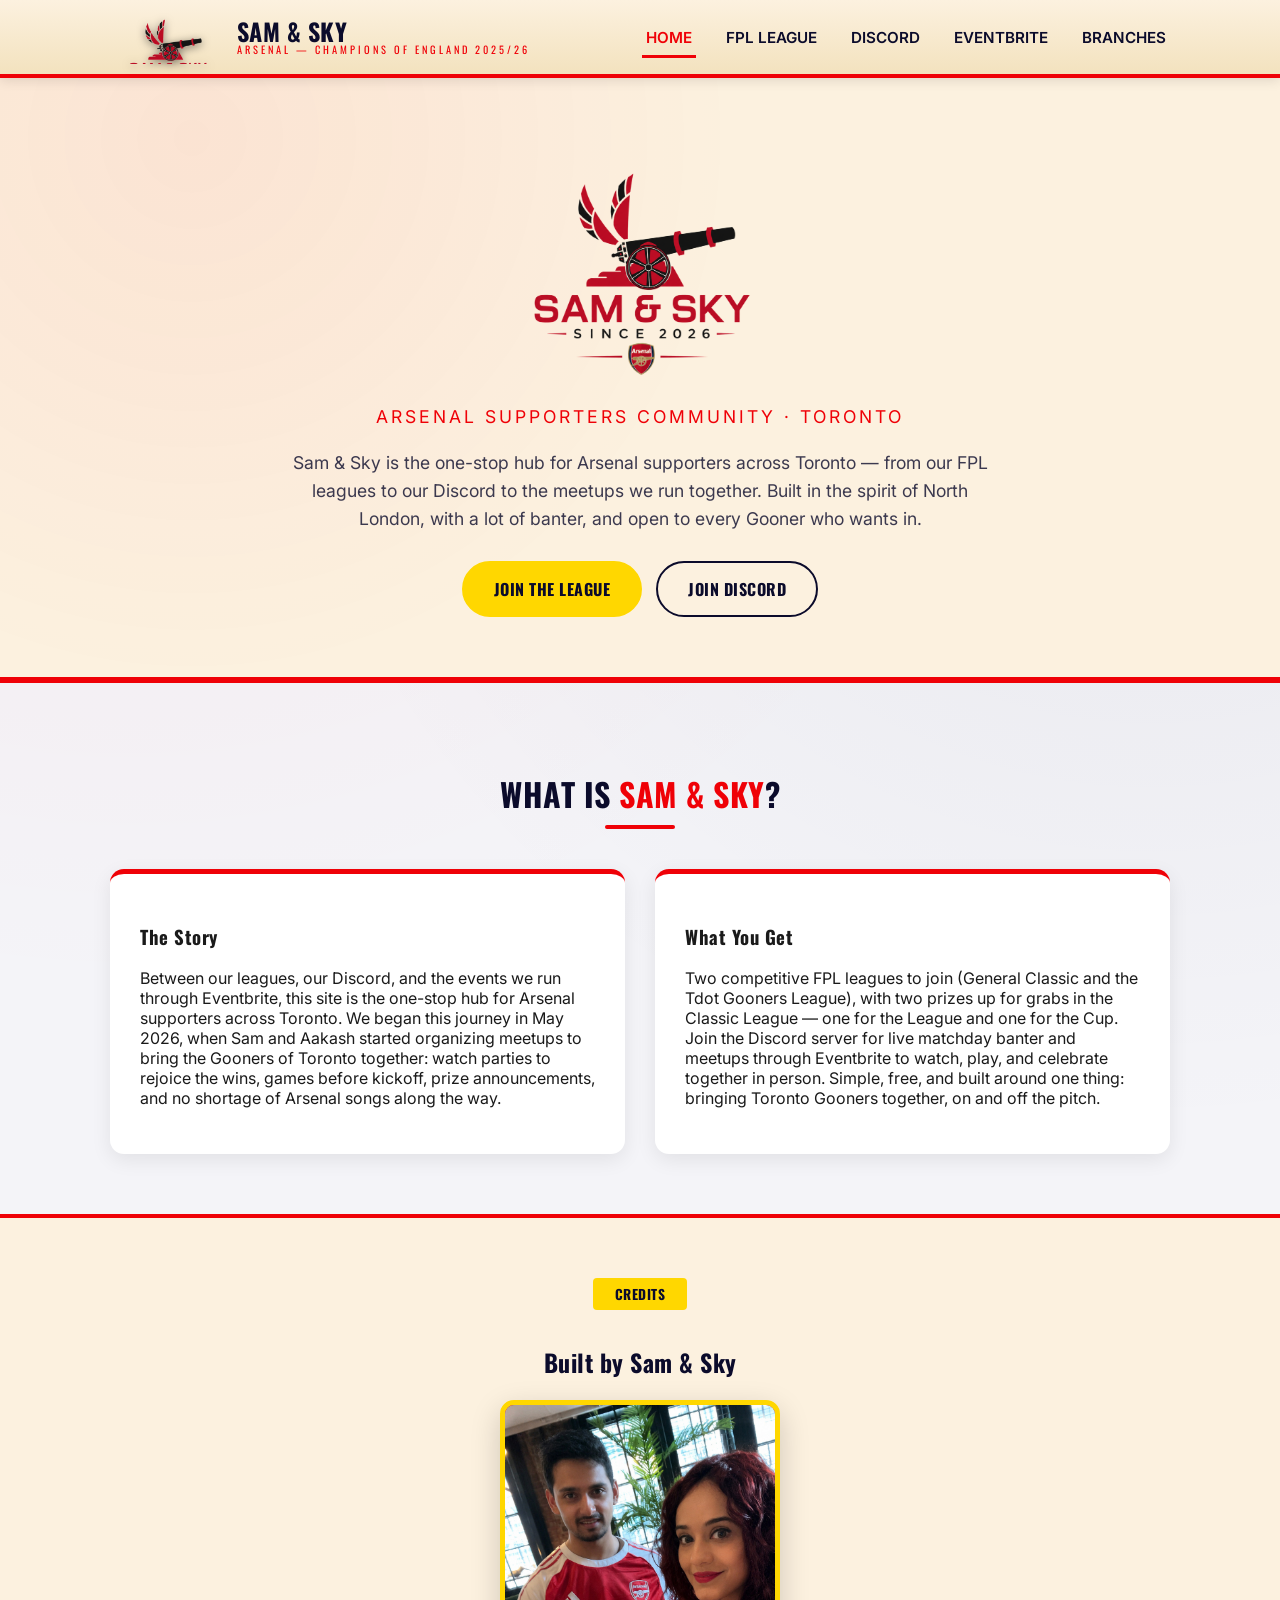
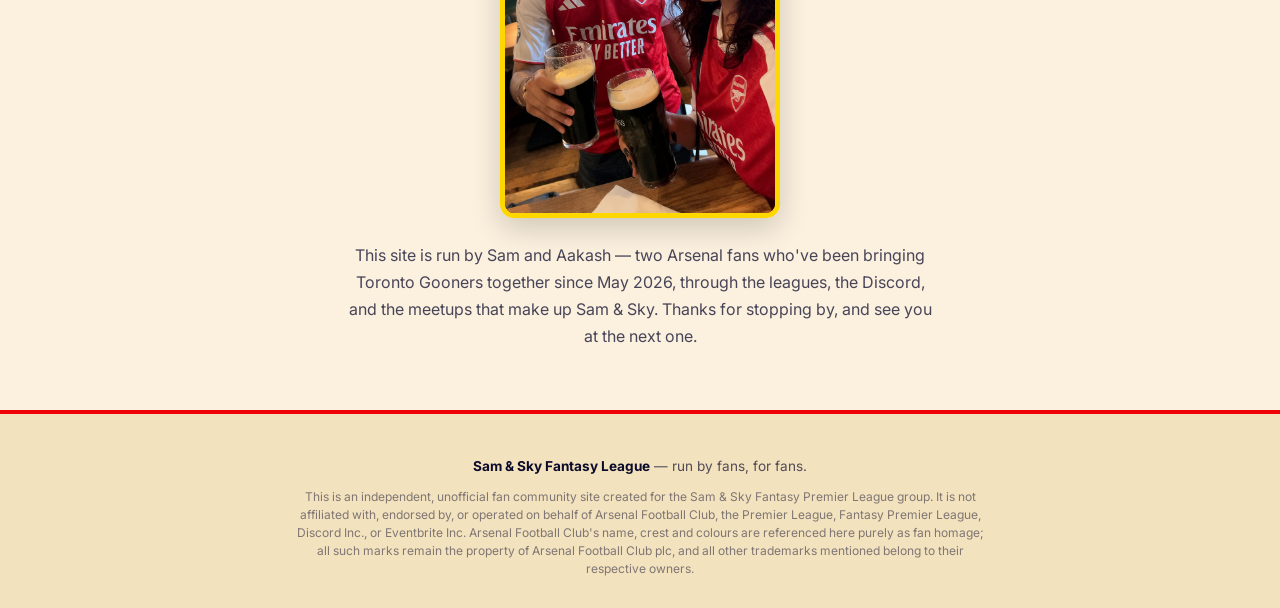
<file: index.html>
<!DOCTYPE html>
<html lang="en">
<head>
<meta charset="UTF-8">
<meta name="viewport" content="width=device-width, initial-scale=1.0">
<title>Sam & Sky Fantasy League | Sam &amp; Sky</title>
<meta name="description" content="Sam & Sky Fantasy Premier League community — leagues, Discord and events.">
<link rel="icon" href="assets/favicon.png" type="image/png">
<link rel="preconnect" href="https://fonts.googleapis.com">
<link rel="preconnect" href="https://fonts.gstatic.com" crossorigin>
<link href="https://fonts.googleapis.com/css2?family=Oswald:wght@400;600;700&family=Inter:wght@400;500;600;700&display=swap" rel="stylesheet">
<link rel="stylesheet" href="css/style.css">
</head>
<body data-theme="home">
<header class="site-header">
  <div class="header-inner">
    <a href="index.html" class="brand">
      <img src="assets/logo-icon.png" alt="Sam &amp; Sky crest" class="crest">
      <span class="brand-text">Sam &amp; Sky<span>Arsenal &mdash; Champions of England 2025/26</span></span>
    </a>
    <button class="burger-btn" id="burgerBtn" aria-label="Toggle navigation" aria-expanded="false">
      <span></span><span></span><span></span>
    </button>
    <ul class="main-nav" id="mainNav" style="list-style:none;margin:0;padding:0;display:flex;">
          <li><a href="index.html">Home</a></li>
          <li><a href="fpl.html">FPL League</a></li>
          <li><a href="discord.html">Discord</a></li>
          <li><a href="eventbrite.html">Eventbrite</a></li>
          <li><a href="branches.html">Branches</a></li>
    </ul>
  </div>
</header>

<section class="hero">
  <img src="assets/logo-full.png" alt="Sam &amp; Sky &mdash; Since 2026" class="hero-crest hero-crest-full">
  <h1 class="sr-only">Sam &amp; Sky &mdash; Arsenal Supporters Community</h1>
  <p class="subtitle">Arsenal Supporters Community &middot; Toronto</p>
  <p class="lede">
    Sam &amp; Sky is the one-stop hub for Arsenal supporters across Toronto &mdash; from our
    FPL leagues to our Discord to the meetups we run together. Built in the spirit of
    North London, with a lot of banter, and open to every Gooner who wants in.
  </p>
  <div style="margin-top:28px; display:flex; gap:14px; justify-content:center; flex-wrap:wrap;">
    <a href="fpl.html" class="btn gold">Join the League</a>
    <a href="discord.html" class="btn outline">Join Discord</a>
  </div>
</section>

<section>
  <div class="container">
    <h2 class="section-title">What is <span class="accent">Sam &amp; Sky</span>?</h2>
    <div class="section-underline"></div>
    <div class="grid-2">
      <div class="card">
        <h3>The Story</h3>
        <p>
          Between our leagues, our Discord, and the events we run through Eventbrite, this site
          is the one-stop hub for Arsenal supporters across Toronto. We began this journey in
          May 2026, when Sam and Aakash started organizing meetups to bring the Gooners of
          Toronto together: watch parties to rejoice the wins, games before kickoff, prize
          announcements, and no shortage of Arsenal songs along the way.
        </p>
      </div>
      <div class="card">
        <h3>What You Get</h3>
        <p>
          Two competitive FPL leagues to join (General Classic and the Tdot Gooners League),
          with two prizes up for grabs in the Classic League &mdash; one for the League and one
          for the Cup. Join the Discord server for live matchday banter and meetups through
          Eventbrite to watch, play, and celebrate together in person. Simple, free, and built
          around one thing: bringing Toronto Gooners together, on and off the pitch.
        </p>
      </div>
    </div>
  </div>
</section>

<section class="credits">
  <div class="container">
    <span class="ribbon">Credits</span>
    <h2>Built by Sam &amp; Sky</h2>
    <div class="credits-photo-card">
      <img src="assets/credits-photo.jpg" alt="Sam and Aakash at a Sam &amp; Sky meetup, in Arsenal shirts, raising a toast">
    </div>
    <p>
      This site is run by Sam and Aakash &mdash; two Arsenal fans who've been bringing Toronto
      Gooners together since May 2026, through the leagues, the Discord, and the meetups that
      make up Sam &amp; Sky. Thanks for stopping by, and see you at the next one.
    </p>
  </div>
</section>
<footer class="site-footer">
  <p><strong>Sam &amp; Sky Fantasy League</strong> &mdash; run by fans, for fans.</p>
  <p class="disclaimer">
    This is an independent, unofficial fan community site created for the Sam &amp; Sky Fantasy Premier League group.
    It is not affiliated with, endorsed by, or operated on behalf of Arsenal Football Club, the Premier League,
    Fantasy Premier League, Discord Inc., or Eventbrite Inc. Arsenal Football Club's name, crest and colours are
    referenced here purely as fan homage; all such marks remain the property of Arsenal Football Club plc, and all
    other trademarks mentioned belong to their respective owners.
  </p>
</footer>
<script src="js/main.js"></script>
</body>
</html>
</file>
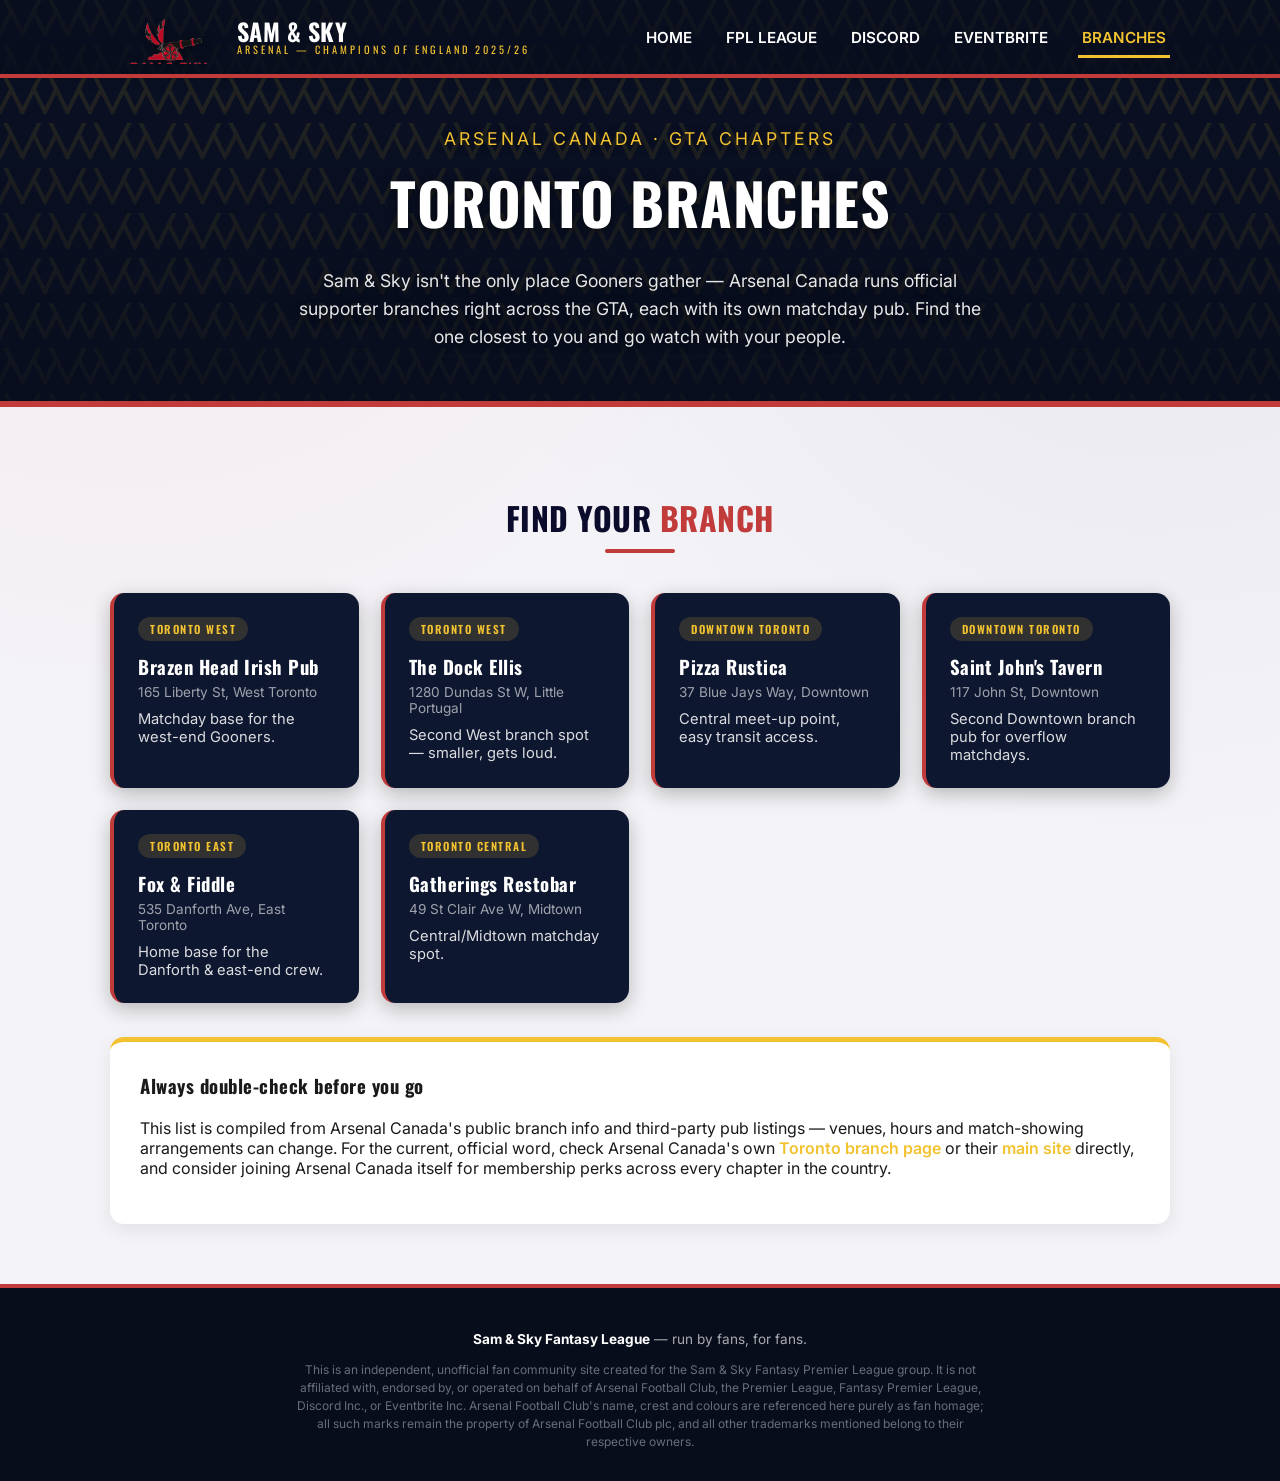
<file: branches.html>
<!DOCTYPE html>
<html lang="en">
<head>
<meta charset="UTF-8">
<meta name="viewport" content="width=device-width, initial-scale=1.0">
<title>Toronto Branches | Sam &amp; Sky</title>
<meta name="description" content="Find your nearest Arsenal Canada branch pub across the Greater Toronto Area.">
<link rel="icon" href="assets/favicon.png" type="image/png">
<link rel="preconnect" href="https://fonts.googleapis.com">
<link rel="preconnect" href="https://fonts.gstatic.com" crossorigin>
<link href="https://fonts.googleapis.com/css2?family=Oswald:wght@400;600;700&family=Inter:wght@400;500;600;700&display=swap" rel="stylesheet">
<link rel="stylesheet" href="css/style.css">
</head>
<body data-theme="branches">
<header class="site-header">
  <div class="header-inner">
    <a href="index.html" class="brand">
      <img src="assets/logo-icon.png" alt="Sam &amp; Sky crest" class="crest">
      <span class="brand-text">Sam &amp; Sky<span>Arsenal &mdash; Champions of England 2025/26</span></span>
    </a>
    <button class="burger-btn" id="burgerBtn" aria-label="Toggle navigation" aria-expanded="false">
      <span></span><span></span><span></span>
    </button>
    <ul class="main-nav" id="mainNav" style="list-style:none;margin:0;padding:0;display:flex;">
          <li><a href="index.html">Home</a></li>
          <li><a href="fpl.html">FPL League</a></li>
          <li><a href="discord.html">Discord</a></li>
          <li><a href="eventbrite.html">Eventbrite</a></li>
          <li><a href="branches.html">Branches</a></li>
    </ul>
  </div>
</header>

<section class="hero" style="padding:50px 20px;">
  <p class="subtitle">Arsenal Canada &middot; GTA Chapters</p>
  <h1>Toronto Branches</h1>
  <p class="lede">
    Sam &amp; Sky isn't the only place Gooners gather &mdash; Arsenal Canada runs official
    supporter branches right across the GTA, each with its own matchday pub. Find the one
    closest to you and go watch with your people.
  </p>
</section>

<section>
  <div class="container">
    <h2 class="section-title">Find Your <span class="accent">Branch</span></h2>
    <div class="section-underline"></div>

    <div class="branch-grid">
      <div class="branch-card">
        <span class="branch-tag">Toronto West</span>
        <h3>Brazen Head Irish Pub</h3>
        <p class="branch-address">165 Liberty St, West Toronto</p>
        <p class="branch-note">Matchday base for the west-end Gooners.</p>
      </div>
      <div class="branch-card">
        <span class="branch-tag">Toronto West</span>
        <h3>The Dock Ellis</h3>
        <p class="branch-address">1280 Dundas St W, Little Portugal</p>
        <p class="branch-note">Second West branch spot &mdash; smaller, gets loud.</p>
      </div>
      <div class="branch-card">
        <span class="branch-tag">Downtown Toronto</span>
        <h3>Pizza Rustica</h3>
        <p class="branch-address">37 Blue Jays Way, Downtown</p>
        <p class="branch-note">Central meet-up point, easy transit access.</p>
      </div>
      <div class="branch-card">
        <span class="branch-tag">Downtown Toronto</span>
        <h3>Saint John's Tavern</h3>
        <p class="branch-address">117 John St, Downtown</p>
        <p class="branch-note">Second Downtown branch pub for overflow matchdays.</p>
      </div>
      <div class="branch-card">
        <span class="branch-tag">Toronto East</span>
        <h3>Fox &amp; Fiddle</h3>
        <p class="branch-address">535 Danforth Ave, East Toronto</p>
        <p class="branch-note">Home base for the Danforth &amp; east-end crew.</p>
      </div>
      <div class="branch-card">
        <span class="branch-tag">Toronto Central</span>
        <h3>Gatherings Restobar</h3>
        <p class="branch-address">49 St Clair Ave W, Midtown</p>
        <p class="branch-note">Central/Midtown matchday spot.</p>
      </div>
    </div>

    <div class="card branch-source-card" style="margin-top:34px;">
      <h3 style="margin-top:0;">Always double-check before you go</h3>
      <p>
        This list is compiled from Arsenal Canada's public branch info and third-party pub
        listings &mdash; venues, hours and match-showing arrangements can change. For the
        current, official word, check Arsenal Canada's own
        <a href="https://www.arsenalcanada.ca/toronto" target="_blank" rel="noopener" style="color:var(--br-gold); font-weight:600;">Toronto branch page</a>
        or their <a href="https://www.arsenalcanada.ca/" target="_blank" rel="noopener" style="color:var(--br-gold); font-weight:600;">main site</a>
        directly, and consider joining Arsenal Canada itself for membership perks across every
        chapter in the country.
      </p>
    </div>
  </div>
</section>
<footer class="site-footer">
  <p><strong>Sam &amp; Sky Fantasy League</strong> &mdash; run by fans, for fans.</p>
  <p class="disclaimer">
    This is an independent, unofficial fan community site created for the Sam &amp; Sky Fantasy Premier League group.
    It is not affiliated with, endorsed by, or operated on behalf of Arsenal Football Club, the Premier League,
    Fantasy Premier League, Discord Inc., or Eventbrite Inc. Arsenal Football Club's name, crest and colours are
    referenced here purely as fan homage; all such marks remain the property of Arsenal Football Club plc, and all
    other trademarks mentioned belong to their respective owners.
  </p>
</footer>
<script src="js/main.js"></script>
</body>
</html>
</file>
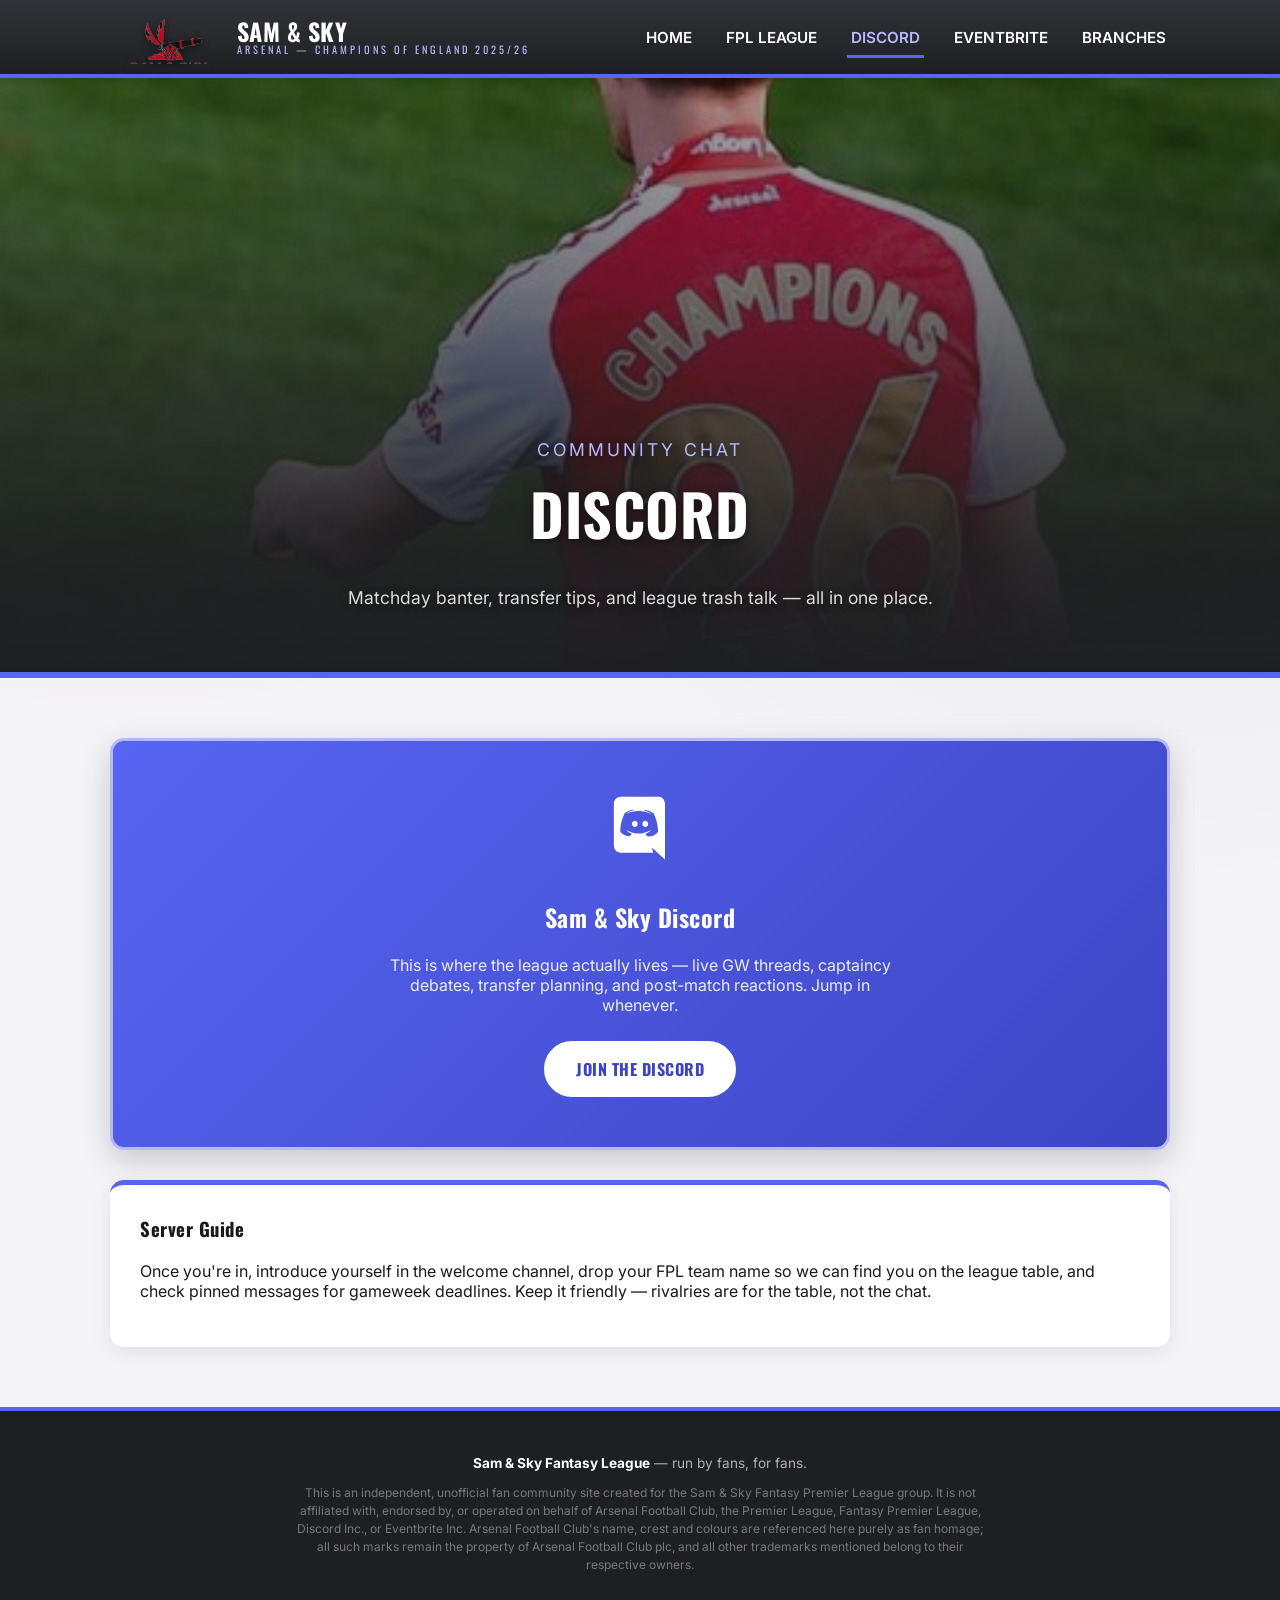
<file: discord.html>
<!DOCTYPE html>
<html lang="en">
<head>
<meta charset="UTF-8">
<meta name="viewport" content="width=device-width, initial-scale=1.0">
<title>Discord | Sam &amp; Sky</title>
<meta name="description" content="Join the Sam & Sky Discord community.">
<link rel="icon" href="assets/favicon.png" type="image/png">
<link rel="preconnect" href="https://fonts.googleapis.com">
<link rel="preconnect" href="https://fonts.gstatic.com" crossorigin>
<link href="https://fonts.googleapis.com/css2?family=Oswald:wght@400;600;700&family=Inter:wght@400;500;600;700&display=swap" rel="stylesheet">
<link rel="stylesheet" href="css/style.css">
</head>
<body data-theme="discord">
<header class="site-header">
  <div class="header-inner">
    <a href="index.html" class="brand">
      <img src="assets/logo-icon.png" alt="Sam &amp; Sky crest" class="crest">
      <span class="brand-text">Sam &amp; Sky<span>Arsenal &mdash; Champions of England 2025/26</span></span>
    </a>
    <button class="burger-btn" id="burgerBtn" aria-label="Toggle navigation" aria-expanded="false">
      <span></span><span></span><span></span>
    </button>
    <ul class="main-nav" id="mainNav" style="list-style:none;margin:0;padding:0;display:flex;">
          <li><a href="index.html">Home</a></li>
          <li><a href="fpl.html">FPL League</a></li>
          <li><a href="discord.html">Discord</a></li>
          <li><a href="eventbrite.html">Eventbrite</a></li>
          <li><a href="branches.html">Branches</a></li>
    </ul>
  </div>
</header>

<section class="hero">
  <p class="subtitle">Community Chat</p>
  <h1>Discord</h1>
  <p class="lede">Matchday banter, transfer tips, and league trash talk &mdash; all in one place.</p>
</section>

<section>
  <div class="container">
    <div class="discord-panel">
      <svg viewBox="0 0 245 240" fill="#FFFFFF" xmlns="http://www.w3.org/2000/svg">
        <path d="M104.4 103.9c-5.7 0-10.2 5-10.2 11.1s4.6 11.1 10.2 11.1c5.7 0 10.2-5 10.2-11.1.1-6.1-4.5-11.1-10.2-11.1zM140.9 103.9c-5.7 0-10.2 5-10.2 11.1s4.6 11.1 10.2 11.1c5.7 0 10.3-5 10.3-11.1s-4.6-11.1-10.3-11.1z"/>
        <path d="M189.5 20H55.5C42 20 31 31 31 44.7v146.9C31 205.3 42 216 55.5 216h113.4l-5.3-18.5 12.8 11.9 12.1 11.2L210 240V44.7C210 31 199 20 189.5 20zM148 158.4s-4-4.8-7.3-9c14.5-4.1 20-13.2 20-13.2-4.5 3-8.8 5.1-12.7 6.5-5.5 2.3-10.8 3.9-16 4.9-10.6 2-20.3 1.4-28.6-.1-6.3-1.2-11.7-2.9-16.2-4.9-2.5-1-5.3-2.3-8-4-.3-.2-.6-.3-.9-.5-.2-.1-.3-.2-.4-.3-1.8-1-2.8-1.7-2.8-1.7s5.3 8.9 19.4 13.1c-3.3 4.2-7.4 9.2-7.4 9.2-24.4-.8-33.7-16.8-33.7-16.8 0-35.6 15.9-64.4 15.9-64.4 15.9-11.9 31-11.6 31-11.6l1.1 1.3c-19.9 5.7-29 14.4-29 14.4s2.4-1.3 6.5-3.2c11.8-5.2 21.2-6.6 25.1-6.9.7-.1 1.3-.2 2-.2 7.1-.9 15.2-1.1 23.6-.2 11.1 1.3 23.1 4.6 35.3 11.5 0 0-8.7-8.3-27.5-14l1.5-1.7s15.1-.3 31 11.6c0 0 15.9 28.8 15.9 64.4 0 0-9.4 16-33.8 16.8z"/>
      </svg>
      <h2 style="color:var(--white);">Sam &amp; Sky Discord</h2>
      <p style="max-width:520px; margin:0 auto 26px; color:rgba(255,255,255,0.9);">
        This is where the league actually lives &mdash; live GW threads, captaincy debates,
        transfer planning, and post-match reactions. Jump in whenever.
      </p>
      <a class="btn" style="background:var(--white); border-color:var(--white); color:var(--dc-blurple-dark) !important;" href="https://discord.gg/7H82FTAuN" target="_blank" rel="noopener">Join the Discord</a>
    </div>

    <div class="card" style="margin-top:30px;">
      <h3 style="margin-top:0;">Server Guide</h3>
      <p>
        Once you're in, introduce yourself in the welcome channel, drop your FPL team name so
        we can find you on the league table, and check pinned messages for gameweek deadlines.
        Keep it friendly &mdash; rivalries are for the table, not the chat.
      </p>
    </div>
  </div>
</section>
<footer class="site-footer">
  <p><strong>Sam &amp; Sky Fantasy League</strong> &mdash; run by fans, for fans.</p>
  <p class="disclaimer">
    This is an independent, unofficial fan community site created for the Sam &amp; Sky Fantasy Premier League group.
    It is not affiliated with, endorsed by, or operated on behalf of Arsenal Football Club, the Premier League,
    Fantasy Premier League, Discord Inc., or Eventbrite Inc. Arsenal Football Club's name, crest and colours are
    referenced here purely as fan homage; all such marks remain the property of Arsenal Football Club plc, and all
    other trademarks mentioned belong to their respective owners.
  </p>
</footer>
<script src="js/main.js"></script>
</body>
</html>
</file>
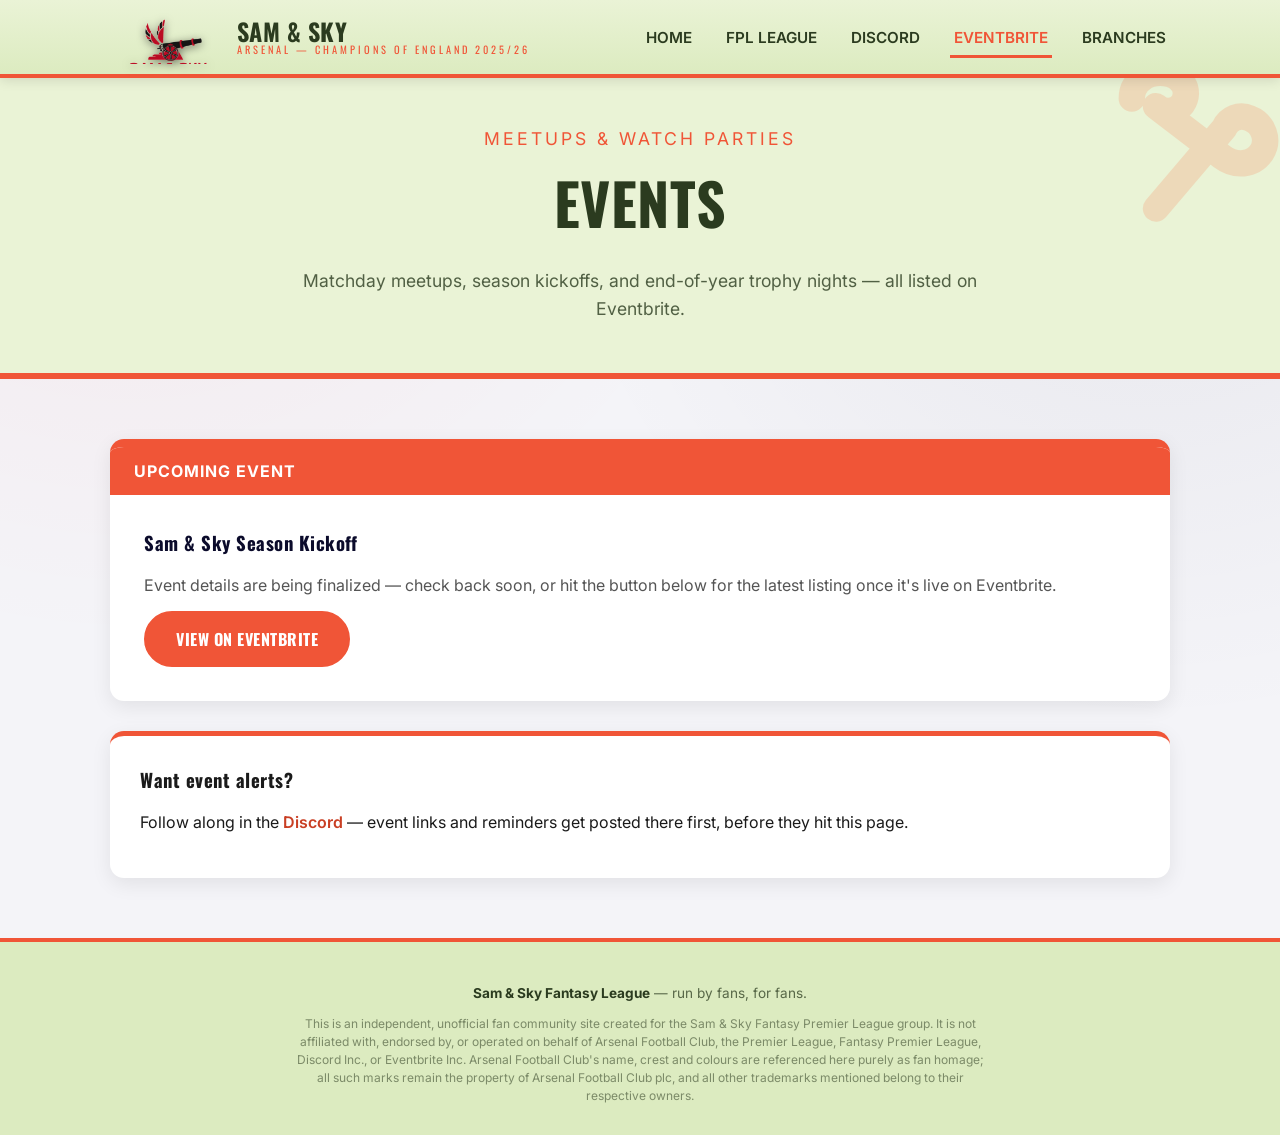
<file: eventbrite.html>
<!DOCTYPE html>
<html lang="en">
<head>
<meta charset="UTF-8">
<meta name="viewport" content="width=device-width, initial-scale=1.0">
<title>Events | Sam &amp; Sky</title>
<meta name="description" content="Sam & Sky meetups and events on Eventbrite.">
<link rel="icon" href="assets/favicon.png" type="image/png">
<link rel="preconnect" href="https://fonts.googleapis.com">
<link rel="preconnect" href="https://fonts.gstatic.com" crossorigin>
<link href="https://fonts.googleapis.com/css2?family=Oswald:wght@400;600;700&family=Inter:wght@400;500;600;700&display=swap" rel="stylesheet">
<link rel="stylesheet" href="css/style.css">
</head>
<body data-theme="eventbrite">
<header class="site-header">
  <div class="header-inner">
    <a href="index.html" class="brand">
      <img src="assets/logo-icon.png" alt="Sam &amp; Sky crest" class="crest">
      <span class="brand-text">Sam &amp; Sky<span>Arsenal &mdash; Champions of England 2025/26</span></span>
    </a>
    <button class="burger-btn" id="burgerBtn" aria-label="Toggle navigation" aria-expanded="false">
      <span></span><span></span><span></span>
    </button>
    <ul class="main-nav" id="mainNav" style="list-style:none;margin:0;padding:0;display:flex;">
          <li><a href="index.html">Home</a></li>
          <li><a href="fpl.html">FPL League</a></li>
          <li><a href="discord.html">Discord</a></li>
          <li><a href="eventbrite.html">Eventbrite</a></li>
          <li><a href="branches.html">Branches</a></li>
    </ul>
  </div>
</header>

<section class="hero" style="padding:50px 20px;">
  <p class="subtitle">Meetups &amp; Watch Parties</p>
  <h1>Events</h1>
  <p class="lede">Matchday meetups, season kickoffs, and end-of-year trophy nights &mdash; all listed on Eventbrite.</p>
</section>

<section>
  <div class="container">
    <div class="eventbrite-panel">
      <div class="header-strip">Upcoming Event</div>
      <div class="body">
        <h3 style="margin-top:0; color:var(--navy);">Sam &amp; Sky Season Kickoff</h3>
        <p style="color:#555;">
          Event details are being finalized &mdash; check back soon, or hit the button below
          for the latest listing once it's live on Eventbrite.
        </p>
        <a class="btn btn-eventbrite" href="https://www.eventbrite.com" target="_blank" rel="noopener">
          View on Eventbrite
        </a>
      </div>
    </div>

    <div class="card" style="margin-top:30px; border-top-color:#F05537;">
      <h3 style="margin-top:0;">Want event alerts?</h3>
      <p>
        Follow along in the <a href="discord.html" style="color:var(--eb-orange-dark); font-weight:600;">Discord</a>
        &mdash; event links and reminders get posted there first, before they hit this page.
      </p>
    </div>
  </div>
</section>
<footer class="site-footer">
  <p><strong>Sam &amp; Sky Fantasy League</strong> &mdash; run by fans, for fans.</p>
  <p class="disclaimer">
    This is an independent, unofficial fan community site created for the Sam &amp; Sky Fantasy Premier League group.
    It is not affiliated with, endorsed by, or operated on behalf of Arsenal Football Club, the Premier League,
    Fantasy Premier League, Discord Inc., or Eventbrite Inc. Arsenal Football Club's name, crest and colours are
    referenced here purely as fan homage; all such marks remain the property of Arsenal Football Club plc, and all
    other trademarks mentioned belong to their respective owners.
  </p>
</footer>
<script src="js/main.js"></script>
</body>
</html>
</file>
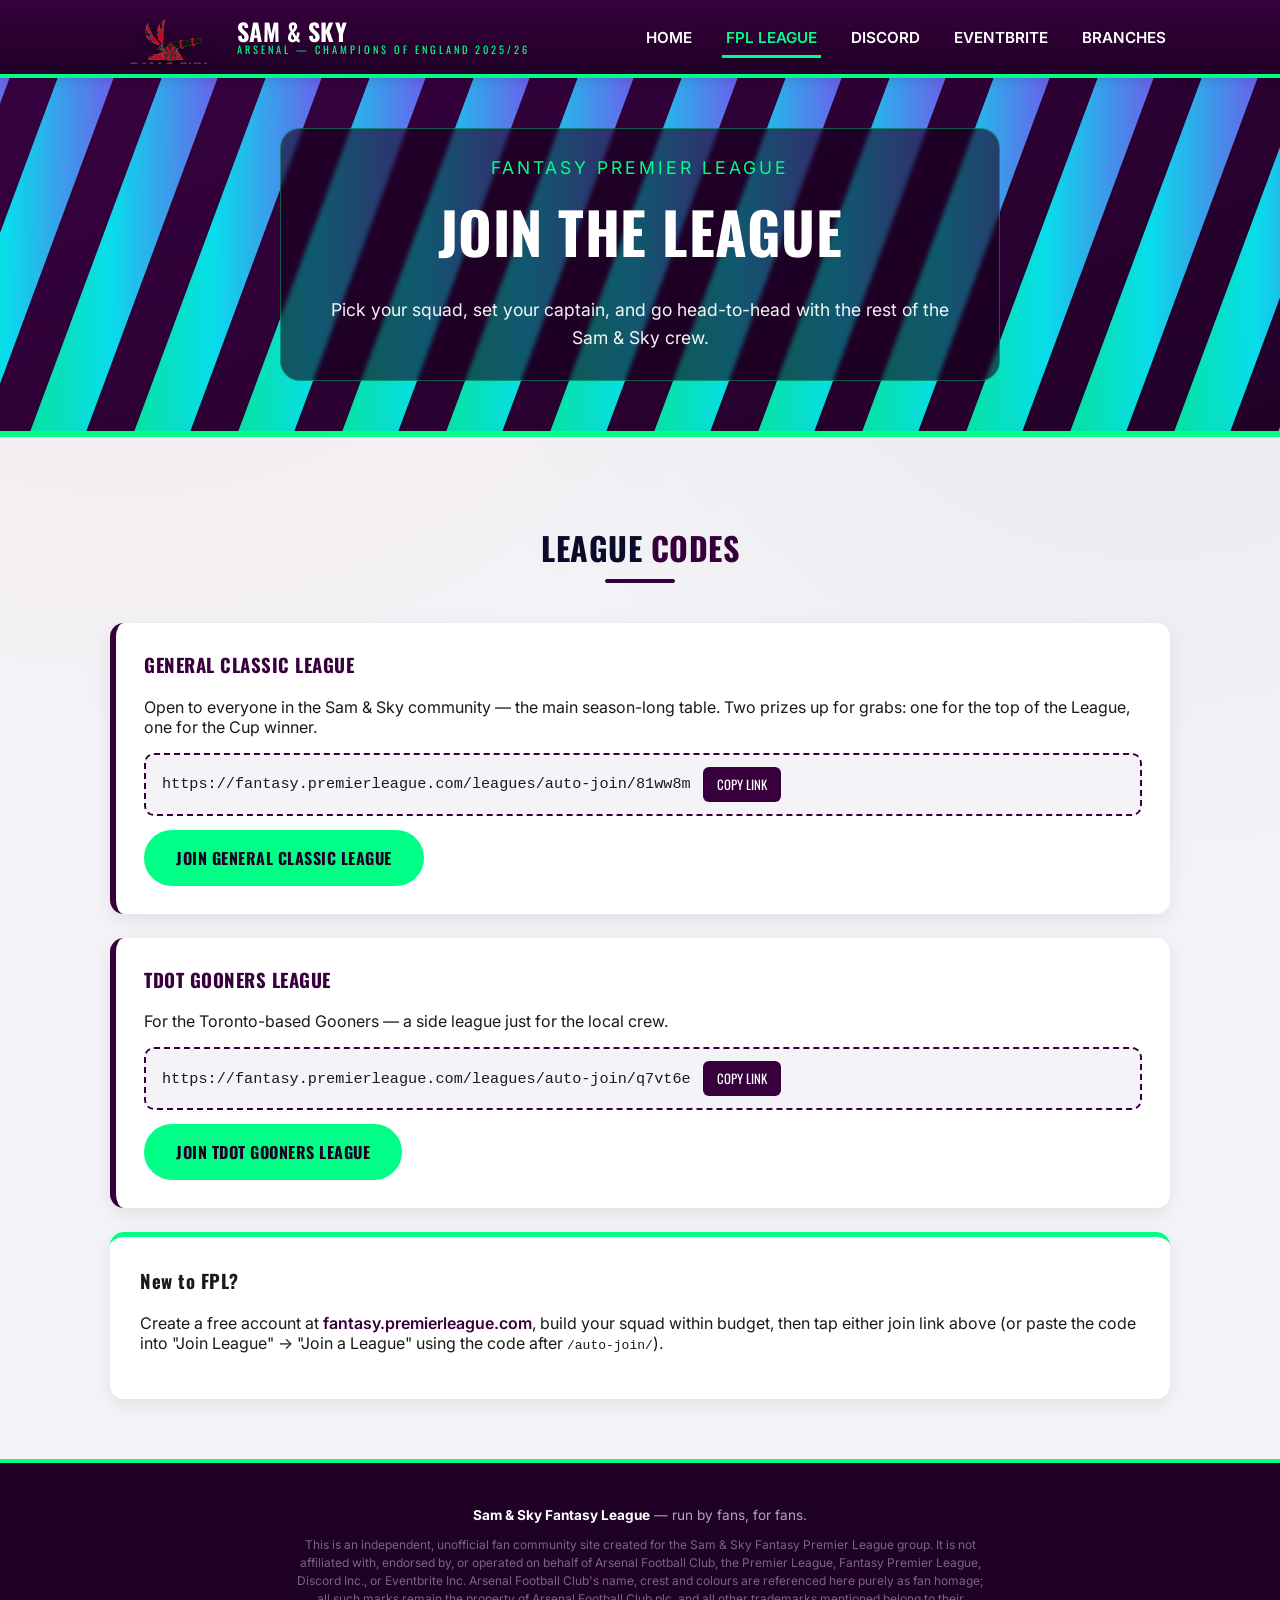
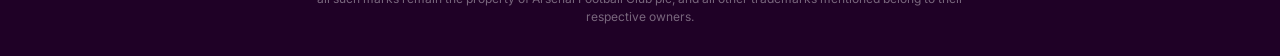
<file: fpl.html>
<!DOCTYPE html>
<html lang="en">
<head>
<meta charset="UTF-8">
<meta name="viewport" content="width=device-width, initial-scale=1.0">
<title>FPL League | Sam &amp; Sky</title>
<meta name="description" content="Join the Sam & Sky Fantasy Premier League mini-leagues.">
<link rel="icon" href="assets/favicon.png" type="image/png">
<link rel="preconnect" href="https://fonts.googleapis.com">
<link rel="preconnect" href="https://fonts.gstatic.com" crossorigin>
<link href="https://fonts.googleapis.com/css2?family=Oswald:wght@400;600;700&family=Inter:wght@400;500;600;700&display=swap" rel="stylesheet">
<link rel="stylesheet" href="css/style.css">
</head>
<body data-theme="fpl">
<header class="site-header">
  <div class="header-inner">
    <a href="index.html" class="brand">
      <img src="assets/logo-icon.png" alt="Sam &amp; Sky crest" class="crest">
      <span class="brand-text">Sam &amp; Sky<span>Arsenal &mdash; Champions of England 2025/26</span></span>
    </a>
    <button class="burger-btn" id="burgerBtn" aria-label="Toggle navigation" aria-expanded="false">
      <span></span><span></span><span></span>
    </button>
    <ul class="main-nav" id="mainNav" style="list-style:none;margin:0;padding:0;display:flex;">
          <li><a href="index.html">Home</a></li>
          <li><a href="fpl.html">FPL League</a></li>
          <li><a href="discord.html">Discord</a></li>
          <li><a href="eventbrite.html">Eventbrite</a></li>
          <li><a href="branches.html">Branches</a></li>
    </ul>
  </div>
</header>

<section class="hero" style="padding:50px 20px;">
  <div class="hero-textbox">
    <p class="subtitle">Fantasy Premier League</p>
    <h1>Join the League</h1>
    <p class="lede">Pick your squad, set your captain, and go head-to-head with the rest of the Sam &amp; Sky crew.</p>
  </div>
</section>

<section>
  <div class="container">
    <h2 class="section-title">League <span class="accent">Codes</span></h2>
    <div class="section-underline"></div>

    <div class="league-card">
      <h3>General Classic League</h3>
      <p>
        Open to everyone in the Sam &amp; Sky community &mdash; the main season-long table.
        Two prizes up for grabs: one for the top of the League, one for the Cup winner.
      </p>
      <div class="code-box">
        <span id="code-general">https://fantasy.premierleague.com/leagues/auto-join/81ww8m</span>
        <button class="copy-btn" data-copy="https://fantasy.premierleague.com/leagues/auto-join/81ww8m">Copy link</button>
      </div>
      <a class="btn" href="https://fantasy.premierleague.com/leagues/auto-join/81ww8m" target="_blank" rel="noopener">Join General Classic League</a>
    </div>

    <div class="league-card">
      <h3>Tdot Gooners League</h3>
      <p>For the Toronto-based Gooners &mdash; a side league just for the local crew.</p>
      <div class="code-box">
        <span id="code-tdot">https://fantasy.premierleague.com/leagues/auto-join/q7vt6e</span>
        <button class="copy-btn" data-copy="https://fantasy.premierleague.com/leagues/auto-join/q7vt6e">Copy link</button>
      </div>
      <a class="btn" href="https://fantasy.premierleague.com/leagues/auto-join/q7vt6e" target="_blank" rel="noopener">Join Tdot Gooners League</a>
    </div>

    <div class="card" style="border-top-color:var(--fpl-teal); margin-top:10px;">
      <h3 style="margin-top:0;">New to FPL?</h3>
      <p>
        Create a free account at
        <a href="https://fantasy.premierleague.com" target="_blank" rel="noopener" style="color:var(--fpl-purple); font-weight:600;">fantasy.premierleague.com</a>,
        build your squad within budget, then tap either join link above (or paste the code into
        "Join League" &rarr; "Join a League" using the code after <code>/auto-join/</code>).
      </p>
    </div>
  </div>
</section>
<footer class="site-footer">
  <p><strong>Sam &amp; Sky Fantasy League</strong> &mdash; run by fans, for fans.</p>
  <p class="disclaimer">
    This is an independent, unofficial fan community site created for the Sam &amp; Sky Fantasy Premier League group.
    It is not affiliated with, endorsed by, or operated on behalf of Arsenal Football Club, the Premier League,
    Fantasy Premier League, Discord Inc., or Eventbrite Inc. Arsenal Football Club's name, crest and colours are
    referenced here purely as fan homage; all such marks remain the property of Arsenal Football Club plc, and all
    other trademarks mentioned belong to their respective owners.
  </p>
</footer>
<script src="js/main.js"></script>
</body>
</html>
</file>
<file: css/style.css>
/* ============================================================
   Sam & Sky — Arsenal-inspired fan site theme
   Colors, type and layout only — no official club marks used.
   ============================================================ */

:root {
  --red: #EF0107;
  --red-dark: #9C0000;
  --navy: #0B0B2B;
  --gold: #FFD700;
  --gold-deep: #B8860B;
  --white: #ffffff;
  --off-white: #f4f4f8;
  --cream: #FCF1DF;      /* background color from the Sam & Sky logo artwork */
  --cream-deep: #F3E2BE;
  --ink: #1a1a1a;
  --max-width: 1100px;
  --radius: 14px;
  --shadow: 0 10px 30px rgba(0,0,0,0.18);
}

* { box-sizing: border-box; }

html { scroll-behavior: smooth; }

body {
  margin: 0;
  font-family: 'Inter', -apple-system, BlinkMacSystemFont, 'Segoe UI', sans-serif;
  color: var(--ink);
  background: var(--off-white);
  background-image:
    radial-gradient(circle at 10% 0%, rgba(239,1,7,0.06), transparent 40%),
    radial-gradient(circle at 90% 10%, rgba(11,11,43,0.06), transparent 40%);
}

h1, h2, h3, h4, .brand-text, .btn, nav a, .ribbon {
  font-family: 'Oswald', 'Arial Narrow', sans-serif;
  letter-spacing: 0.5px;
}

a { color: inherit; text-decoration: none; }

img { max-width: 100%; display: block; }

.container {
  max-width: var(--max-width);
  margin: 0 auto;
  padding: 0 20px;
}

/* ---------- Top bar / header ---------- */

.site-header {
  position: sticky;
  top: 0;
  z-index: 100;
  background: linear-gradient(180deg, var(--cream) 0%, var(--cream-deep) 100%);
  border-bottom: 4px solid var(--red);
  box-shadow: 0 2px 12px rgba(0,0,0,0.12);
}

.header-inner {
  display: flex;
  align-items: center;
  justify-content: space-between;
  padding: 10px 20px;
  max-width: var(--max-width);
  margin: 0 auto;
}

.brand {
  display: flex;
  align-items: center;
  gap: 12px;
}

.brand img.crest {
  height: 54px;
  width: auto;
  filter: drop-shadow(0 2px 4px rgba(0,0,0,0.5));
}

.brand-text {
  color: var(--navy);
  font-size: 1.5rem;
  font-weight: 700;
  text-transform: uppercase;
  line-height: 1;
}

.brand-text span {
  display: block;
  font-size: 0.65rem;
  color: var(--red);
  letter-spacing: 3px;
  font-weight: 400;
  margin-top: 2px;
}

/* Desktop nav */
.main-nav {
  display: flex;
  gap: 26px;
}

.main-nav a {
  color: var(--navy);
  font-weight: 600;
  font-size: 0.95rem;
  text-transform: uppercase;
  padding: 8px 4px;
  border-bottom: 3px solid transparent;
  transition: border-color 0.2s, color 0.2s;
}

.main-nav a:hover,
.main-nav a.active {
  color: var(--red);
  border-bottom-color: var(--red);
}

/* Burger button */
.burger-btn {
  display: none;
  flex-direction: column;
  justify-content: center;
  gap: 5px;
  width: 42px;
  height: 42px;
  background: var(--red);
  border: none;
  border-radius: 8px;
  cursor: pointer;
  padding: 0;
}

.burger-btn span {
  display: block;
  width: 22px;
  height: 3px;
  margin: 0 auto;
  background: var(--white);
  border-radius: 2px;
  transition: transform 0.25s ease, opacity 0.2s ease;
}

.burger-btn.open span:nth-child(1) { transform: translateY(8px) rotate(45deg); }
.burger-btn.open span:nth-child(2) { opacity: 0; }
.burger-btn.open span:nth-child(3) { transform: translateY(-8px) rotate(-45deg); }

/* Mobile dropdown */
@media (max-width: 820px) {
  .burger-btn { display: flex; }

  .main-nav {
    position: absolute;
    top: 100%;
    left: 0;
    right: 0;
    flex-direction: column;
    gap: 0;
    background: var(--cream);
    max-height: 0;
    overflow: hidden;
    transition: max-height 0.3s ease;
    border-bottom: 4px solid var(--red);
  }

  .main-nav.open { max-height: 400px; }

  .main-nav a {
    padding: 16px 24px;
    border-bottom: 1px solid rgba(11,11,43,0.08);
    width: 100%;
  }

  .main-nav a:hover, .main-nav a.active {
    background: rgba(239,1,7,0.1);
    border-bottom-color: rgba(11,11,43,0.08);
  }
}

/* ---------- Hero ---------- */

.hero {
  background:
    radial-gradient(circle at 15% 10%, rgba(239,1,7,0.06), transparent 45%),
    var(--cream);
  color: var(--navy);
  padding: 70px 20px 60px;
  text-align: center;
  border-bottom: 6px solid var(--red);
}

.hero h1 {
  font-size: clamp(2.2rem, 5vw, 3.6rem);
  margin: 10px 0 6px;
  text-transform: uppercase;
}

.hero .subtitle {
  color: var(--red);
  font-size: 1.1rem;
  text-transform: uppercase;
  letter-spacing: 3px;
  margin: 0;
}

.hero p.lede {
  max-width: 700px;
  margin: 22px auto 0;
  font-size: 1.1rem;
  line-height: 1.6;
  color: rgba(11,11,43,0.8);
}

.hero-crest {
  width: 130px;
  margin: 0 auto 10px;
}

.hero-crest-full {
  width: min(320px, 70vw);
  margin: 0 auto 18px;
}

.sr-only {
  position: absolute;
  width: 1px;
  height: 1px;
  padding: 0;
  margin: -1px;
  overflow: hidden;
  clip: rect(0, 0, 0, 0);
  white-space: nowrap;
  border: 0;
}

/* ---------- Sections ---------- */

section {
  padding: 60px 0;
}

.section-title {
  text-align: center;
  font-size: 2rem;
  text-transform: uppercase;
  color: var(--navy);
  margin-bottom: 8px;
}

.section-title .accent { color: var(--red); }

.section-underline {
  width: 70px;
  height: 4px;
  background: var(--red);
  margin: 0 auto 40px;
  border-radius: 2px;
}

.card {
  background: var(--white);
  border-radius: var(--radius);
  box-shadow: 0 6px 20px rgba(0,0,0,0.08);
  padding: 30px;
  border-top: 5px solid var(--red);
}

.grid-2 {
  display: grid;
  grid-template-columns: 1fr 1fr;
  gap: 30px;
}

@media (max-width: 720px) {
  .grid-2 { grid-template-columns: 1fr; }
}

/* ---------- Credits ---------- */

.credits {
  background: var(--cream);
  color: var(--navy);
  padding: 60px 0;
  text-align: center;
  border-top: 4px solid var(--red);
}

.credits-photo-card {
  width: min(280px, 80vw);
  border-radius: var(--radius);
  border: 5px solid var(--gold);
  overflow: hidden;
  margin: 0 auto 24px;
  box-shadow: var(--shadow);
  background: linear-gradient(135deg, var(--red), var(--red-dark));
}

.credits-photo-card img {
  width: 100%;
  height: 100%;
  object-fit: cover;
  display: block;
}

.credits h2 { color: var(--navy); }

.credits p { max-width: 600px; margin: 0 auto; line-height: 1.7; color: rgba(11,11,43,0.75); }

/* ---------- Buttons ---------- */

.btn {
  display: inline-block;
  padding: 14px 30px;
  background: var(--red);
  color: var(--white) !important;
  font-weight: 700;
  text-transform: uppercase;
  border-radius: 30px;
  border: 2px solid var(--red);
  transition: background 0.2s, color 0.2s;
  cursor: pointer;
}

.btn:hover { background: var(--red-dark); border-color: var(--red-dark); }

.btn.gold {
  background: var(--gold);
  border-color: var(--gold);
  color: var(--navy) !important;
}

.btn.gold:hover { background: var(--gold-deep); border-color: var(--gold-deep); }

.btn.outline {
  background: transparent;
  color: var(--navy) !important;
  border-color: var(--navy);
}

.btn.outline:hover { background: var(--navy); color: var(--cream) !important; }

/* ---------- League code cards (FPL page) ---------- */

.league-card {
  background: var(--white);
  border-radius: var(--radius);
  box-shadow: 0 6px 20px rgba(0,0,0,0.08);
  padding: 28px;
  border-left: 6px solid var(--red);
  margin-bottom: 24px;
}

.league-card h3 {
  margin-top: 0;
  color: var(--navy);
  text-transform: uppercase;
}

.code-box {
  display: flex;
  align-items: center;
  gap: 12px;
  background: var(--off-white);
  border: 2px dashed var(--red);
  border-radius: 10px;
  padding: 12px 16px;
  font-family: monospace;
  font-size: 0.95rem;
  word-break: break-all;
  margin: 14px 0;
}

.copy-btn {
  background: var(--navy);
  color: var(--white);
  border: none;
  padding: 8px 14px;
  border-radius: 6px;
  cursor: pointer;
  font-size: 0.8rem;
  flex-shrink: 0;
  font-family: 'Oswald', sans-serif;
  text-transform: uppercase;
}

.copy-btn:hover { background: var(--red); }

/* ---------- Ribbon ---------- */

.ribbon {
  display: inline-block;
  background: var(--gold);
  color: var(--navy);
  padding: 6px 22px;
  font-weight: 700;
  text-transform: uppercase;
  border-radius: 4px;
  font-size: 0.85rem;
  margin-bottom: 14px;
}

/* ---------- Discord page ---------- */

.discord-panel {
  background: linear-gradient(135deg, var(--red-dark), var(--red));
  border-radius: var(--radius);
  padding: 50px 30px;
  text-align: center;
  color: var(--white);
  box-shadow: var(--shadow);
  border: 3px solid var(--gold);
}

.discord-panel svg { width: 70px; margin-bottom: 16px; }

/* ---------- Eventbrite page ---------- */

.eventbrite-panel {
  background: var(--white);
  border-radius: var(--radius);
  box-shadow: 0 6px 20px rgba(0,0,0,0.08);
  overflow: hidden;
  border-top: 8px solid #F05537; /* eventbrite orange, informational only */
}

.eventbrite-panel .header-strip {
  background: #F05537;
  color: white;
  padding: 14px 24px;
  font-weight: 700;
  text-transform: uppercase;
  letter-spacing: 1px;
}

.eventbrite-panel .body {
  padding: 34px;
}

.eventbrite-panel .btn-eventbrite {
  background: #F05537;
  border-color: #F05537;
}
.eventbrite-panel .btn-eventbrite:hover { color: #F05537 !important; }

/* ---------- Footer ---------- */

.site-footer {
  background: var(--cream-deep);
  color: rgba(11,11,43,0.7);
  text-align: center;
  padding: 30px 20px;
  font-size: 0.85rem;
  border-top: 4px solid var(--red);
}

.site-footer strong { color: var(--navy); }

.site-footer .disclaimer {
  max-width: 700px;
  margin: 10px auto 0;
  font-size: 0.75rem;
  color: rgba(11,11,43,0.5);
  line-height: 1.5;
}

/* ============================================================
   Per-page platform themes
   Home keeps the Sam & Sky cream/red look above as the default.
   FPL / Eventbrite / Discord each get their own look-and-feel,
   applied via a data-theme attribute on <body>.
   ============================================================ */

:root {
  --fpl-purple: #37003C;
  --fpl-purple-deep: #1F0126;
  --fpl-teal: #00FF87;
  --fpl-cyan: #04F5FF;

  --eb-mint: #EAF3D6;
  --eb-mint-deep: #DCEBC0;
  --eb-orange: #F05537;
  --eb-orange-dark: #C93F24;
  --eb-ink: #2B3B1F;

  --dc-dark: #313338;
  --dc-darker: #1E1F22;
  --dc-blurple: #5865F2;
  --dc-blurple-dark: #3B45C4;
}

/* ---------- FPL theme ---------- */

body[data-theme="fpl"] .site-header {
  background: linear-gradient(180deg, var(--fpl-purple) 0%, var(--fpl-purple-deep) 100%);
  border-bottom-color: var(--fpl-teal);
}

body[data-theme="fpl"] .brand-text,
body[data-theme="fpl"] .main-nav a { color: var(--white); }

body[data-theme="fpl"] .brand-text span { color: var(--fpl-teal); }

body[data-theme="fpl"] .main-nav a:hover,
body[data-theme="fpl"] .main-nav a.active {
  color: var(--fpl-teal);
  border-bottom-color: var(--fpl-teal);
}

@media (max-width: 820px) {
  body[data-theme="fpl"] .main-nav {
    background: var(--fpl-purple-deep);
    border-bottom-color: var(--fpl-teal);
  }
  body[data-theme="fpl"] .main-nav a { border-bottom-color: rgba(255,255,255,0.1); }
  body[data-theme="fpl"] .main-nav a:hover, body[data-theme="fpl"] .main-nav a.active {
    background: rgba(0,255,135,0.12);
    border-bottom-color: rgba(255,255,255,0.1);
  }
}

body[data-theme="fpl"] .hero {
  background: url('../assets/fpl-hero-bg.svg') center / cover no-repeat;
  color: var(--white);
  border-bottom-color: var(--fpl-teal);
}

body[data-theme="fpl"] .hero-textbox {
  display: inline-block;
  max-width: 720px;
  background: rgba(23,1,29,0.6);
  border: 1px solid rgba(0,255,135,0.35);
  border-radius: 20px;
  padding: 28px 36px;
  backdrop-filter: blur(2px);
}
body[data-theme="fpl"] .hero .subtitle { color: var(--fpl-teal); }
body[data-theme="fpl"] .hero p.lede { color: rgba(255,255,255,0.95); }

body[data-theme="fpl"] .btn {
  background: var(--fpl-teal);
  border-color: var(--fpl-teal);
  color: var(--fpl-purple-deep) !important;
}
body[data-theme="fpl"] .btn:hover { background: var(--fpl-cyan); border-color: var(--fpl-cyan); }

body[data-theme="fpl"] .league-card,
body[data-theme="fpl"] .card { border-left-color: var(--fpl-purple); border-top-color: var(--fpl-purple); }
body[data-theme="fpl"] .league-card h3 { color: var(--fpl-purple); }
body[data-theme="fpl"] .code-box { border-color: var(--fpl-purple); }
body[data-theme="fpl"] .copy-btn { background: var(--fpl-purple); }
body[data-theme="fpl"] .copy-btn:hover { background: var(--fpl-purple-deep); }
body[data-theme="fpl"] .section-title .accent { color: var(--fpl-purple); }
body[data-theme="fpl"] .section-underline { background: var(--fpl-purple); }

body[data-theme="fpl"] .site-footer {
  background: var(--fpl-purple-deep);
  color: rgba(255,255,255,0.65);
  border-top-color: var(--fpl-teal);
}
body[data-theme="fpl"] .site-footer strong { color: var(--white); }
body[data-theme="fpl"] .site-footer .disclaimer { color: rgba(255,255,255,0.4); }

/* ---------- Eventbrite theme ---------- */

body[data-theme="eventbrite"] .site-header {
  background: linear-gradient(180deg, var(--eb-mint) 0%, var(--eb-mint-deep) 100%);
  border-bottom-color: var(--eb-orange);
}

body[data-theme="eventbrite"] .brand-text,
body[data-theme="eventbrite"] .main-nav a { color: var(--eb-ink); }

body[data-theme="eventbrite"] .brand-text span,
body[data-theme="eventbrite"] .main-nav a:hover,
body[data-theme="eventbrite"] .main-nav a.active {
  color: var(--eb-orange);
  border-bottom-color: var(--eb-orange);
}

@media (max-width: 820px) {
  body[data-theme="eventbrite"] .main-nav {
    background: var(--eb-mint);
    border-bottom-color: var(--eb-orange);
  }
  body[data-theme="eventbrite"] .main-nav a:hover, body[data-theme="eventbrite"] .main-nav a.active {
    background: rgba(240,85,55,0.12);
  }
}

body[data-theme="eventbrite"] .hero {
  background: var(--eb-mint);
  color: var(--eb-ink);
  border-bottom-color: var(--eb-orange);
  position: relative;
  overflow: hidden;
}

body[data-theme="eventbrite"] .hero::before {
  content: "";
  position: absolute;
  top: -40px;
  right: -30px;
  width: 220px;
  height: 220px;
  background: url('../assets/eventbrite-swoosh.svg') center / contain no-repeat;
  opacity: 0.16;
  pointer-events: none;
}

body[data-theme="eventbrite"] .hero .subtitle { color: var(--eb-orange); }
body[data-theme="eventbrite"] .hero p.lede { color: rgba(43,59,31,0.8); }

body[data-theme="eventbrite"] .btn {
  background: var(--eb-orange);
  border-color: var(--eb-orange);
}
body[data-theme="eventbrite"] .btn:hover { background: var(--eb-orange-dark); border-color: var(--eb-orange-dark); }

body[data-theme="eventbrite"] .section-title { color: var(--eb-ink); }
body[data-theme="eventbrite"] .section-title .accent { color: var(--eb-orange); }
body[data-theme="eventbrite"] .section-underline { background: var(--eb-orange); }
body[data-theme="eventbrite"] .card { border-top-color: var(--eb-orange); }

body[data-theme="eventbrite"] .site-footer {
  background: var(--eb-mint-deep);
  color: rgba(43,59,31,0.75);
  border-top-color: var(--eb-orange);
}
body[data-theme="eventbrite"] .site-footer strong { color: var(--eb-ink); }
body[data-theme="eventbrite"] .site-footer .disclaimer { color: rgba(43,59,31,0.55); }

/* ---------- Discord theme ---------- */

body[data-theme="discord"] .site-header {
  background: linear-gradient(180deg, var(--dc-dark) 0%, var(--dc-darker) 100%);
  border-bottom-color: var(--dc-blurple);
}

body[data-theme="discord"] .brand-text,
body[data-theme="discord"] .main-nav a { color: var(--white); }

body[data-theme="discord"] .brand-text span { color: #B7B9FF; }

body[data-theme="discord"] .main-nav a:hover,
body[data-theme="discord"] .main-nav a.active {
  color: #B7B9FF;
  border-bottom-color: var(--dc-blurple);
}

@media (max-width: 820px) {
  body[data-theme="discord"] .main-nav {
    background: var(--dc-darker);
    border-bottom-color: var(--dc-blurple);
  }
  body[data-theme="discord"] .main-nav a { border-bottom-color: rgba(255,255,255,0.08); }
  body[data-theme="discord"] .main-nav a:hover, body[data-theme="discord"] .main-nav a.active {
    background: rgba(88,101,242,0.2);
    border-bottom-color: rgba(255,255,255,0.08);
  }
}

body[data-theme="discord"] .hero {
  background:
    linear-gradient(180deg, rgba(30,31,34,0.35) 0%, rgba(30,31,34,0.94) 80%, var(--dc-darker) 100%),
    url('../assets/discord-banner.jpg') center 32% / cover no-repeat;
  color: var(--white);
  border-bottom-color: var(--dc-blurple);
  min-height: 600px;
  display: flex;
  flex-direction: column;
  justify-content: flex-end;
}

body[data-theme="discord"] .hero .subtitle { color: #B7B9FF; }
body[data-theme="discord"] .hero p.lede { color: rgba(255,255,255,0.85); }
body[data-theme="discord"] .hero h1,
body[data-theme="discord"] .hero p.lede,
body[data-theme="discord"] .hero .subtitle { text-shadow: 0 2px 10px rgba(0,0,0,0.55); }

body[data-theme="discord"] .btn {
  background: var(--dc-blurple);
  border-color: var(--dc-blurple);
}
body[data-theme="discord"] .btn:hover { background: var(--dc-blurple-dark); border-color: var(--dc-blurple-dark); }

body[data-theme="discord"] .discord-panel {
  background: linear-gradient(135deg, var(--dc-blurple), var(--dc-blurple-dark));
  border-color: #B7B9FF;
}

body[data-theme="discord"] .discord-panel svg { fill: var(--white) !important; }

body[data-theme="discord"] .card { border-top-color: var(--dc-blurple); }
body[data-theme="discord"] .section-title .accent { color: var(--dc-blurple); }
body[data-theme="discord"] .section-underline { background: var(--dc-blurple); }

body[data-theme="discord"] .site-footer {
  background: var(--dc-darker);
  color: rgba(255,255,255,0.65);
  border-top-color: var(--dc-blurple);
}
body[data-theme="discord"] .site-footer strong { color: var(--white); }
body[data-theme="discord"] .site-footer .disclaimer { color: rgba(255,255,255,0.4); }

/* ---------- Branches theme (1991 "bruised banana" homage) ---------- */

:root {
  --br-navy: #0E1730;
  --br-navy-deep: #080D1C;
  --br-olive: #8C8A46;
  --br-gold: #F2C230;
  --br-red: #C23B3B;
}

body[data-theme="branches"] .site-header {
  background:
    linear-gradient(180deg, rgba(8,13,28,0.88) 0%, rgba(8,13,28,0.96) 100%),
    url('../assets/branches-bg.svg');
  background-size: auto, 90px 90px;
  border-bottom-color: var(--br-red);
}

body[data-theme="branches"] .brand-text,
body[data-theme="branches"] .main-nav a { color: var(--white); }

body[data-theme="branches"] .brand-text span { color: var(--br-gold); }

body[data-theme="branches"] .main-nav a:hover,
body[data-theme="branches"] .main-nav a.active {
  color: var(--br-gold);
  border-bottom-color: var(--br-gold);
}

@media (max-width: 820px) {
  body[data-theme="branches"] .main-nav {
    background: var(--br-navy-deep);
    border-bottom-color: var(--br-red);
  }
  body[data-theme="branches"] .main-nav a { border-bottom-color: rgba(255,255,255,0.1); }
  body[data-theme="branches"] .main-nav a:hover, body[data-theme="branches"] .main-nav a.active {
    background: rgba(242,194,48,0.12);
    border-bottom-color: rgba(255,255,255,0.1);
  }
}

body[data-theme="branches"] .hero {
  background:
    linear-gradient(180deg, rgba(8,13,28,0.7) 0%, rgba(8,13,28,0.92) 100%),
    url('../assets/branches-bg.svg');
  background-size: auto, 90px 90px;
  color: var(--white);
  border-bottom: 6px solid var(--br-red);
}

body[data-theme="branches"] .hero .subtitle { color: var(--br-gold); }
body[data-theme="branches"] .hero p.lede { color: rgba(255,255,255,0.9); }
body[data-theme="branches"] .hero h1,
body[data-theme="branches"] .hero p.lede,
body[data-theme="branches"] .hero .subtitle { text-shadow: 0 2px 8px rgba(0,0,0,0.5); }

body[data-theme="branches"] .btn {
  background: var(--br-gold);
  border-color: var(--br-gold);
  color: var(--br-navy-deep) !important;
}
body[data-theme="branches"] .btn:hover { background: #D9A91E; border-color: #D9A91E; }

body[data-theme="branches"] .section-title .accent { color: var(--br-red); }
body[data-theme="branches"] .section-underline { background: var(--br-red); }
body[data-theme="branches"] .card { border-top-color: var(--br-red); }

body[data-theme="branches"] .site-footer {
  background: var(--br-navy-deep);
  color: rgba(255,255,255,0.65);
  border-top-color: var(--br-red);
}
body[data-theme="branches"] .site-footer strong { color: var(--white); }
body[data-theme="branches"] .site-footer .disclaimer { color: rgba(255,255,255,0.4); }

.branch-grid {
  display: grid;
  grid-template-columns: repeat(auto-fit, minmax(240px, 1fr));
  gap: 22px;
}

.branch-card {
  background: var(--br-navy);
  border-radius: var(--radius);
  padding: 24px;
  border-left: 4px solid var(--br-red);
  box-shadow: 0 6px 20px rgba(0,0,0,0.25);
}

.branch-tag {
  display: inline-block;
  background: rgba(242,194,48,0.15);
  color: var(--br-gold);
  font-family: 'Oswald', sans-serif;
  font-size: 0.7rem;
  font-weight: 600;
  letter-spacing: 1.5px;
  text-transform: uppercase;
  padding: 4px 12px;
  border-radius: 20px;
  margin-bottom: 12px;
}

.branch-card h3 {
  color: var(--white);
  margin: 0 0 4px;
}

.branch-address {
  color: rgba(255,255,255,0.6);
  font-size: 0.85rem;
  margin: 0 0 10px;
}

.branch-note {
  color: rgba(255,255,255,0.85);
  margin: 0;
  font-size: 0.92rem;
}

.branch-source-card {
  border-top-color: var(--br-gold) !important;
}
</file>
